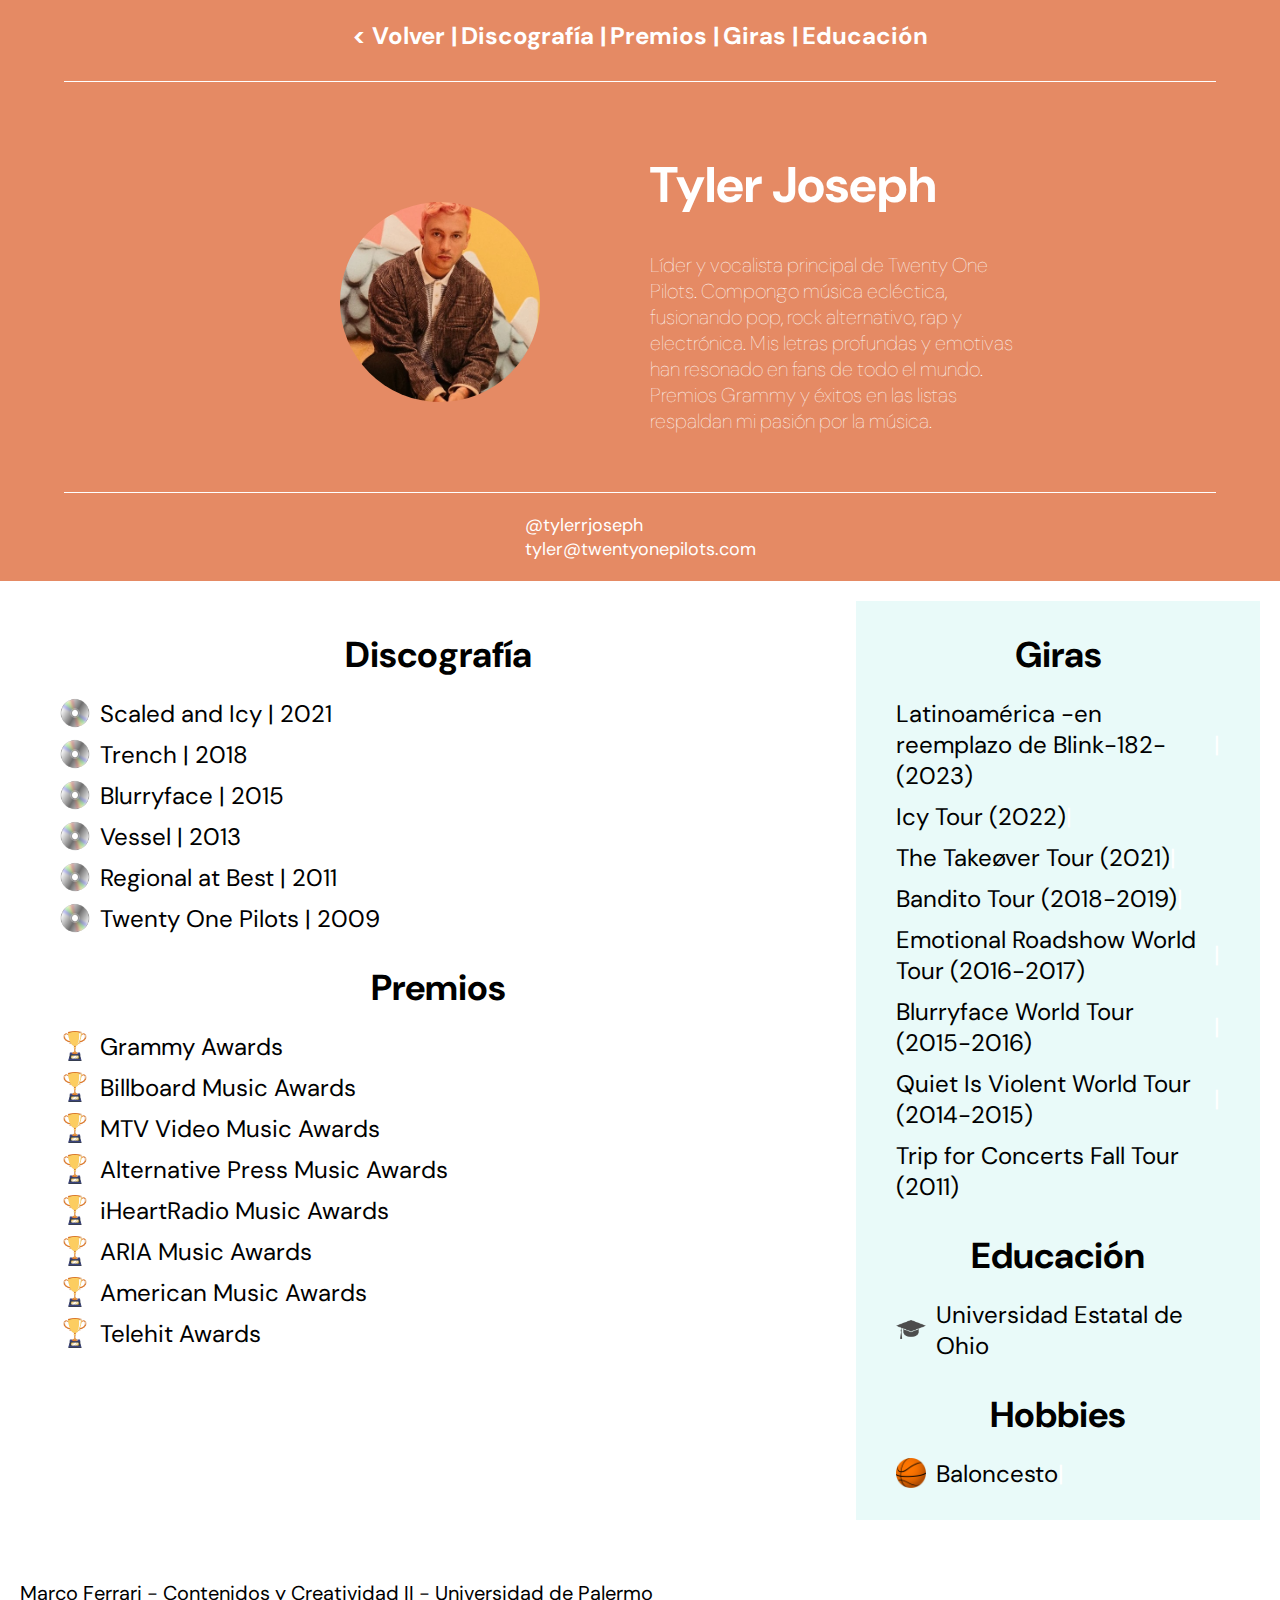
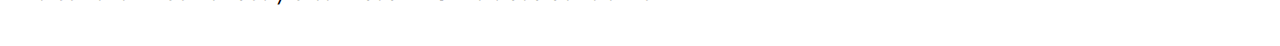
<file: cv/index.html>
<!DOCTYPE html>
<html lang="en">
<head>
    <meta charset="UTF-8">
    <meta http-equiv="X-UA-Compatible">
    <meta name="viewport" content="width=device-width, initial-scale=1.0">
    <title>CV - Tyler Joseph</title>
    <link rel="stylesheet" href="css.css">
    <link rel="shortcut icon" href="https://files.cults3d.com/uploaders/19155591/illustration-file/62e796ec-851e-4902-89fd-a5ed3403674e/%D0%B8%D0%B7%D0%BE%D0%B1%D1%80%D0%B0%D0%B6%D0%B5%D0%BD%D0%B8%D0%B5_2022-02-17_201823.png" type="image/x-icon">
</head>
<body>
    <nav>
        <ul id="menu">
          <li class="lista"><a onclick="history.back()">< Volver</a></li>
          <li class="lista"><a href="#discografia">Discografía</a></li>
          <li class="lista"><a href="#premios">Premios</a></li>
          <li class="lista"><a href="#giras">Giras</a></li>
          <li class="lista"><a href="#ed">Educación</a></li>
        </ul>
      </nav> 
    
    <section class="seccion1">
      <hr id="separador">   

      <div class="row">
        <div class="column">
          <div class="image">
            <img id="perfil" src="img/tyler.jpg" alt="Imagen de Tyler Joseph">
          </div>
        </div>
        <div class="column">
          <h1 id="nombre">Tyler Joseph</h1>
          <h3 id="ocupacion">Líder y vocalista principal de Twenty One Pilots. Compongo música ecléctica, fusionando pop, rock alternativo, rap y electrónica. Mis letras profundas y emotivas han resonado en fans de todo el mundo. Premios Grammy y éxitos en las listas respaldan mi pasión por la música.</h3>
        </div>
        </div>
      </div>
    </div>
    <hr id="separador2">
        <div class="infocontacto">
          <a href="https://www.instagram.com/tylerrjoseph/" target="_blank"><p>@tylerrjoseph</p></a>
          <a href="mailto:tyler@twentyonepilots.com" target="_blank"><p>tyler@twentyonepilots.com</p></a>
      </div>
      </section>


      <section class="seccion2">
        <div class="container">

        </div>
      </section>
      
    </section>

    <section class="two-columns">
        <div class="left-column">
          <a id="discografia"></a>
          <h2>Discografía</h2>
          <ul>
            <li><img src="img/disco.webp" alt="Disco 1"> Scaled and Icy | 2021</li>
            <li><img src="img/disco.webp" alt="Disco 2"> Trench | 2018</li>
            <li><img src="img/disco.webp" alt="Disco 3"> Blurryface | 2015</li>
            <li><img src="img/disco.webp" alt="Disco 3"> Vessel | 2013</li>
            <li><img src="img/disco.webp" alt="Disco 3"> Regional at Best | 2011</li>
            <li><img src="img/disco.webp" alt="Disco 3"> Twenty One Pilots | 2009</li>

          </ul>
          <a id="premios"></a>
          <h2>Premios</h2>
          <ul>
            <li><img src="img/premio.webp" alt="Disco 1"> Grammy Awards</li>
            <li><img src="img/premio.webp" alt="Disco 2"> Billboard Music Awards</li>
            <li><img src="img/premio.webp" alt="Disco 3"> MTV Video Music Awards</li>
            <li><img src="img/premio.webp" alt="Disco 3"> Alternative Press Music Awards</li>
            <li><img src="img/premio.webp" alt="Disco 3"> iHeartRadio Music Awards</li>
            <li><img src="img/premio.webp" alt="Disco 3"> ARIA Music Awards</li>
            <li><img src="img/premio.webp" alt="Disco 3"> American Music Awards</li>
            <li><img src="img/premio.webp" alt="Disco 3"> Telehit Awards</li>

          </ul>
        </div>
        <div class="right-column">
          <a id="giras"></a>
          <h2>Giras</h2>
    <ul>
            <li>Latinoamérica -en reemplazo de Blink-182- (2023)</li>
            <li>Icy Tour (2022)</li>
            <li>The Takeøver Tour (2021)</li>
            <li>Bandito Tour (2018-2019)</li>
            <li>Emotional Roadshow World Tour (2016-2017)</li>
            <li>Blurryface World Tour (2015-2016)</li>
            <li>Quiet Is Violent World Tour (2014-2015)</li>
            <li>Trip for Concerts Fall Tour (2011)</li> 

          </ul>
          <a id="ed"></a>
          <h2>Educación</h2>
          <ul>
            <li><img src="img/educacion.webp" alt="Educacion">Universidad Estatal de Ohio</li>
          </ul>
          <h2>Hobbies</h2>
          <ul>
            <li><img src="img/basket.png" alt="baloncesto">Baloncesto</li>
            <br>
          </ul>
        </div>
      </div>
      </section>

      <footer>
<p id="footer">Marco Ferrari - Contenidos y Creatividad II - Universidad de Palermo</p>
      </footer>

</body>
</html>
</file>
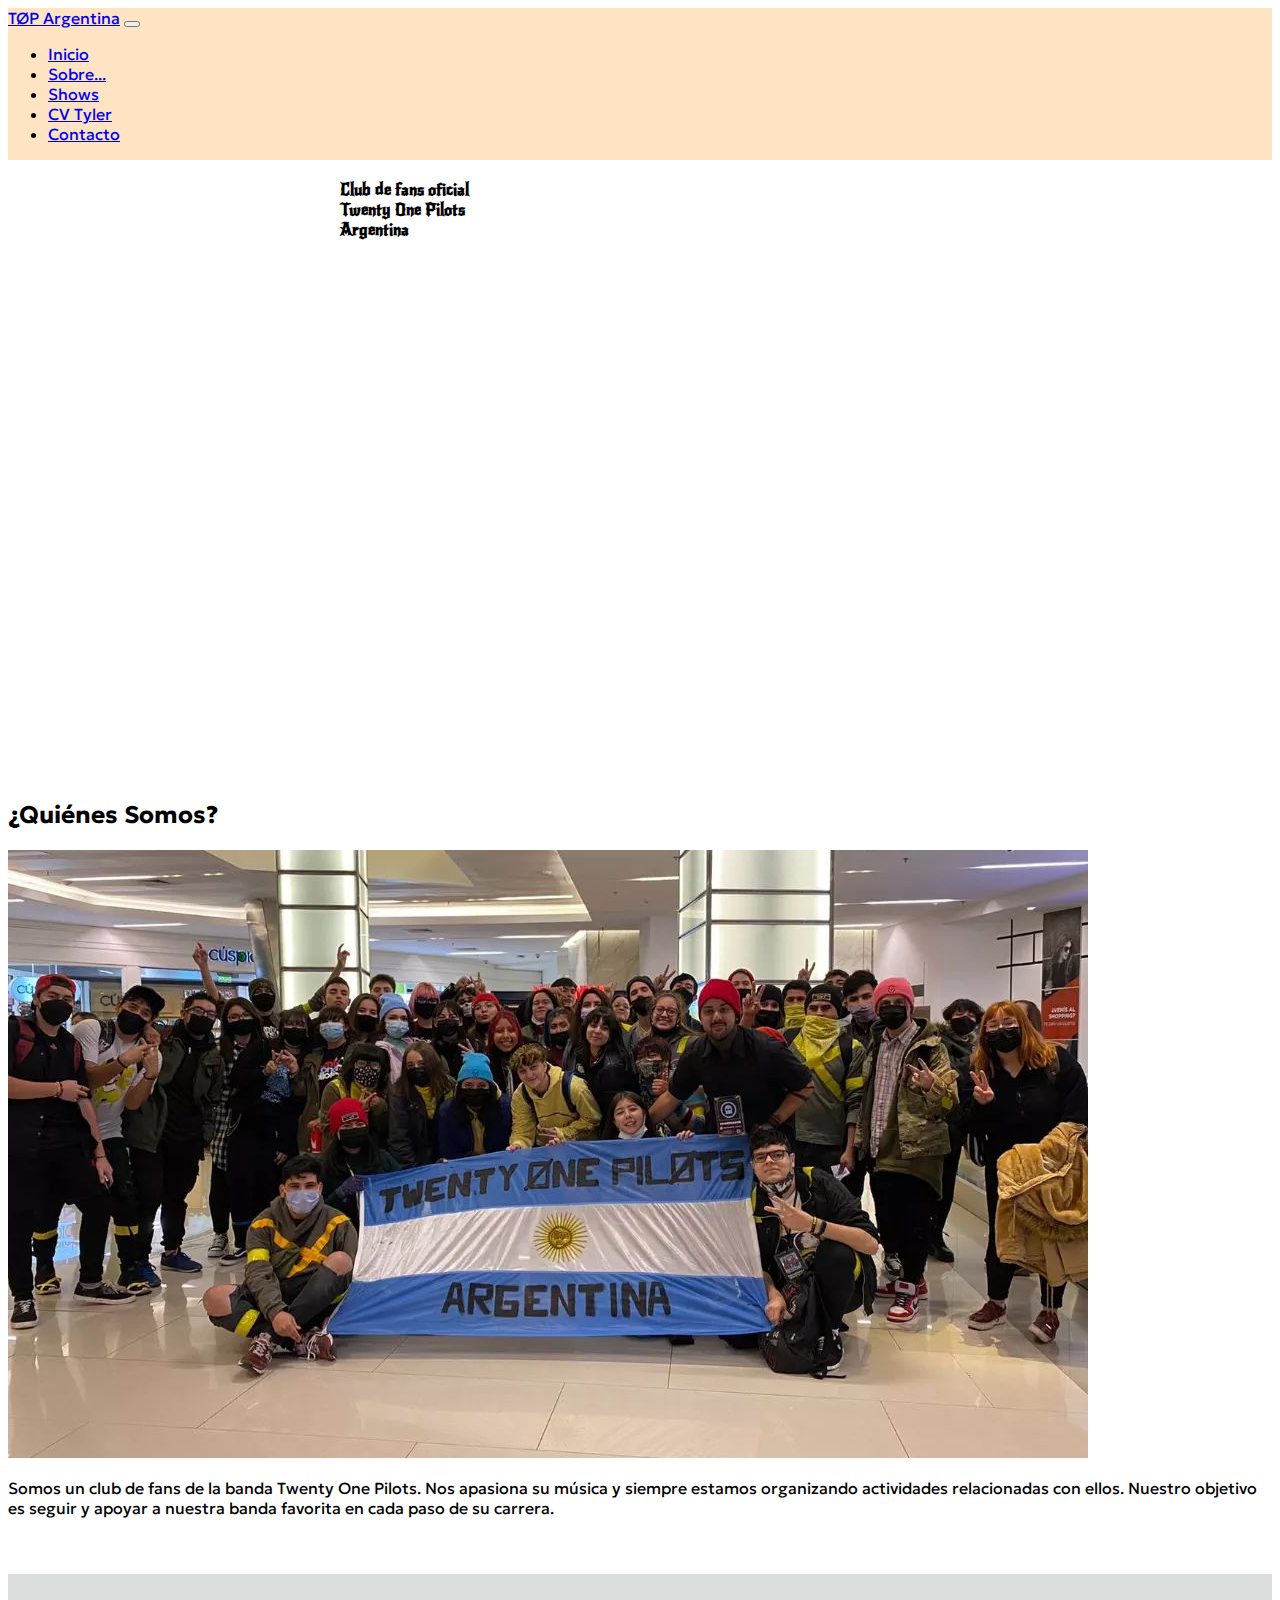
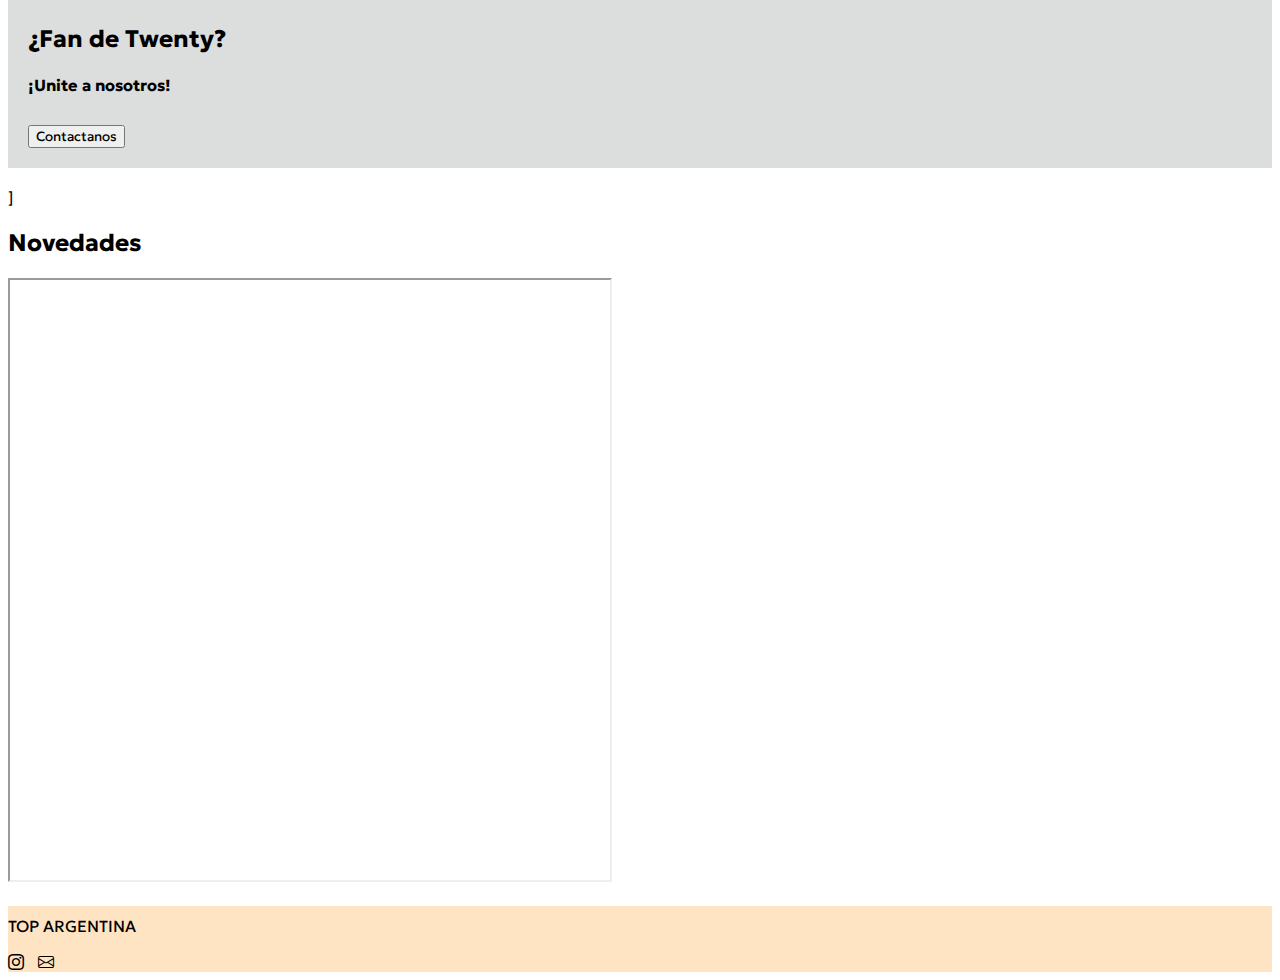
<file: tpfinal/index.html>
<!DOCTYPE html>
<html lang="es">
<head>
    <meta charset="UTF-8">
    <meta http-equiv="X-UA-Compatible" content="IE=edge">
    <meta name="viewport" content="width=device-width, initial-scale=1.0">
    <title>Twenty One Pilots Argentina</title>
    <link rel="stylesheet" href="styles.css">
    <script src="https://cdn.jsdelivr.net/npm/bootstrap@5.3.0/dist/js/bootstrap.bundle.min.js" integrity="sha384-geWF76RCwLtnZ8qwWowPQNguL3RmwHVBC9FhGdlKrxdiJJigb/j/68SIy3Te4Bkz" crossorigin="anonymous"></script>
    <link href="https://cdn.jsdelivr.net/npm/bootstrap@5.3.0/dist/css/bootstrap.min.css" rel="stylesheet" integrity="sha384-9ndCyUaIbzAi2FUVXJi0CjmCapSmO7SnpJef0486qhLnuZ2cdeRhO02iuK6FUUVM" crossorigin="anonymous">
    <link rel="stylesheet" href="https://cdn.jsdelivr.net/npm/bootstrap-icons@1.10.5/font/bootstrap-icons.css">
    <link rel="shortcut icon" href="https://files.cults3d.com/uploaders/19155591/illustration-file/62e796ec-851e-4902-89fd-a5ed3403674e/%D0%B8%D0%B7%D0%BE%D0%B1%D1%80%D0%B0%D0%B6%D0%B5%D0%BD%D0%B8%D0%B5_2022-02-17_201823.png" type="image/x-icon">



</head>
<body>
    <section class="menu">
    <nav class="navbar navbar-expand-md navbar-light">
        <div class="container">
          <a class="navbar-brand" href="#">TØP Argentina</a>
          <button class="navbar-toggler" type="button" data-bs-toggle="collapse" data-bs-target="#navbarNav" aria-controls="navbarNav" aria-expanded="false" aria-label="Toggle navigation">
            <span class="navbar-toggler-icon"></span>
          </button>
          <div class="collapse navbar-collapse justify-content-between" id="navbarNav">
            <ul class="navbar-nav">

            </ul>
            <ul class="navbar-nav">
              <li class="nav-item">
                <a class="nav-link" href="index.html">Inicio</a>
              </li>
              <li class="nav-item">
                <a class="nav-link" href="sobre.html">Sobre...</a>
              </li>
              <li class="nav-item">
                <a class="nav-link" href="shows.html">Shows</a>
              </li>
              <li class="nav-item">
                <a class="nav-link" href="/cv/">CV Tyler</a>
              </li>
              <li class="nav-item">
                <a class="nav-link" href="contacto.html">Contacto</a>
              </li>
            </ul>
          </div>
        </div>
      </nav>
    </section>
      
    <section class="bienvenida">
        <div class="jumbotron jumbotron-fluid bg-cover d-flex align-items-center text-center" style="background-image: url('https://upload.wikimedia.org/wikipedia/commons/e/ea/Twenty_One_Pilots_-_Southside_Festival_2022_-_IMG_6029_-_1_%28cropped%29.jpg'); height: 600px;background-size: cover;">
            <div class="container">
                <h4 class="display-6" style="background-color: rgba(255, 255, 255, 0.7); max-width: 600px; margin: 0 auto; padding: 20px;font-family: 'New Rocker', cursive;">Club de fans oficial <br> Twenty One Pilots <br> Argentina</h2>
          </div>
          
    </section>

   <section class="quienes-somos">
  <div class="container text-center">
    <h2 class="font-weight-bold">¿Quiénes Somos?</h2>
    <div class="row">
      <div class="col-md-6">
        <img id="zoomimg" src="imgs/335792957_1065675921057038_602840413046390518_n.webp" class="img-fluid" alt="Imagen">
      </div>
      <div class="col-md-6 d-flex align-items-center justify-content-end">
        <p class="text-md-right">Somos un club de fans de la banda Twenty One Pilots. Nos apasiona su música y siempre estamos organizando actividades relacionadas con ellos. Nuestro objetivo es seguir y apoyar a nuestra banda favorita en cada paso de su carrera.</p>
      </div>
    </div>
  </div>
</section>
<br><br>

<section class="calltoaction">
    <div class="container">
      <div class="row">
        <div class="col-md-6 d-flex flex-column align-items-center">
          <h2 class="font-weight-bold" style="margin-top: 30px;">¿Fan de Twenty?</h2>
          <h4 class="mt-3" style="margin-bottom: 30px;">¡Unite a nosotros!</h4>
        </div>
        <div class="col-md-6 d-flex align-items-center justify-content-center">
        <a href="contacto.html"> <button class="btn btn-dark btn-lg">Contactanos</button></a>
        </div>
      </div>
    </div>
  </section>
<br>]
  <section class="novedades">
    <div class="container">
      <h2 class="font-weight-bold text-center">Novedades</h2>
      <div class="d-flex justify-content-center">
        <iframe src="https://www.instagram.com/twentyonepilots_argentina/embed" scrolling="no" allowfullscreen height="600px" width="600px"></iframe>
      </div>
    </div>
  </section>
  <br>
  <footer class="footer" style="background-color: #ffe4c4;">
    <div class="container">
      <div class="row align-items-center">
        <div class="col-lg-6">
          <p class="text-left" style="margin-top: 10px;">TOP ARGENTINA</p>
        </div>
        <div class="col-lg-6 d-flex justify-content-end">
          <a href="https://www.instagram.com/twentyonepilots_argentina" style="margin-right: 10px;" target="_blank"><i class="bi bi-instagram" style="color: black;"></i></a>
          <a href="mailto:contacto@twentyonepilots.com.ar"><i class="bi bi-envelope" style="color: black;"></i></a>
        </div>
      </div>
    </div>
  </footer>
  
  
  
      
</body>
</html>
</file>
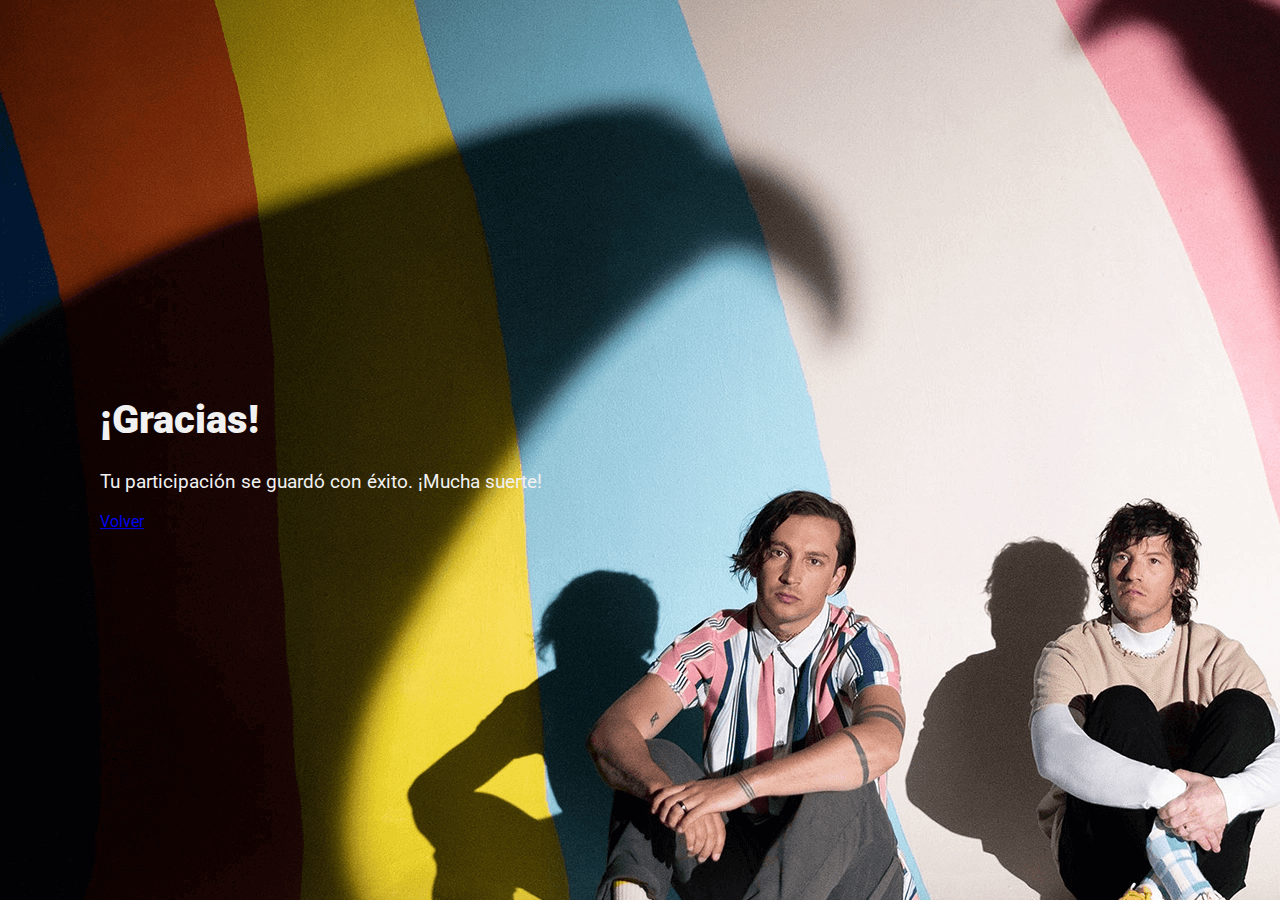
<file: respuesta.html>
<!DOCTYPE html>
<html lang="en">
<head>
    <meta charset="UTF-8">
    <meta http-equiv="X-UA-Compatible" content="IE=edge">
    <meta name="viewport" content="width=device-width, initial-scale=1.0">
    <title>Gracias - Twenty One Pilots</title>
    <link rel="stylesheet" href="estilo.css">
  
<link rel="shortcut icon" href="https://files.cults3d.com/uploaders/19155591/illustration-file/62e796ec-851e-4902-89fd-a5ed3403674e/%D0%B8%D0%B7%D0%BE%D0%B1%D1%80%D0%B0%D0%B6%D0%B5%D0%BD%D0%B8%D0%B5_2022-02-17_201823.png" type="image/x-icon">
  </head>
<body>
    <div class="bannergracias">
        <div class="container">
          <div class="row">
                <div class="contenido">
              <h1 class="fw-bold display-4">¡Gracias!</h1>
              <p>Tu participación se guardó con éxito. ¡Mucha suerte!</p>
              <a href="index.html">Volver</a>
            </div>
        </div>
        </div>
      </div>
</file>
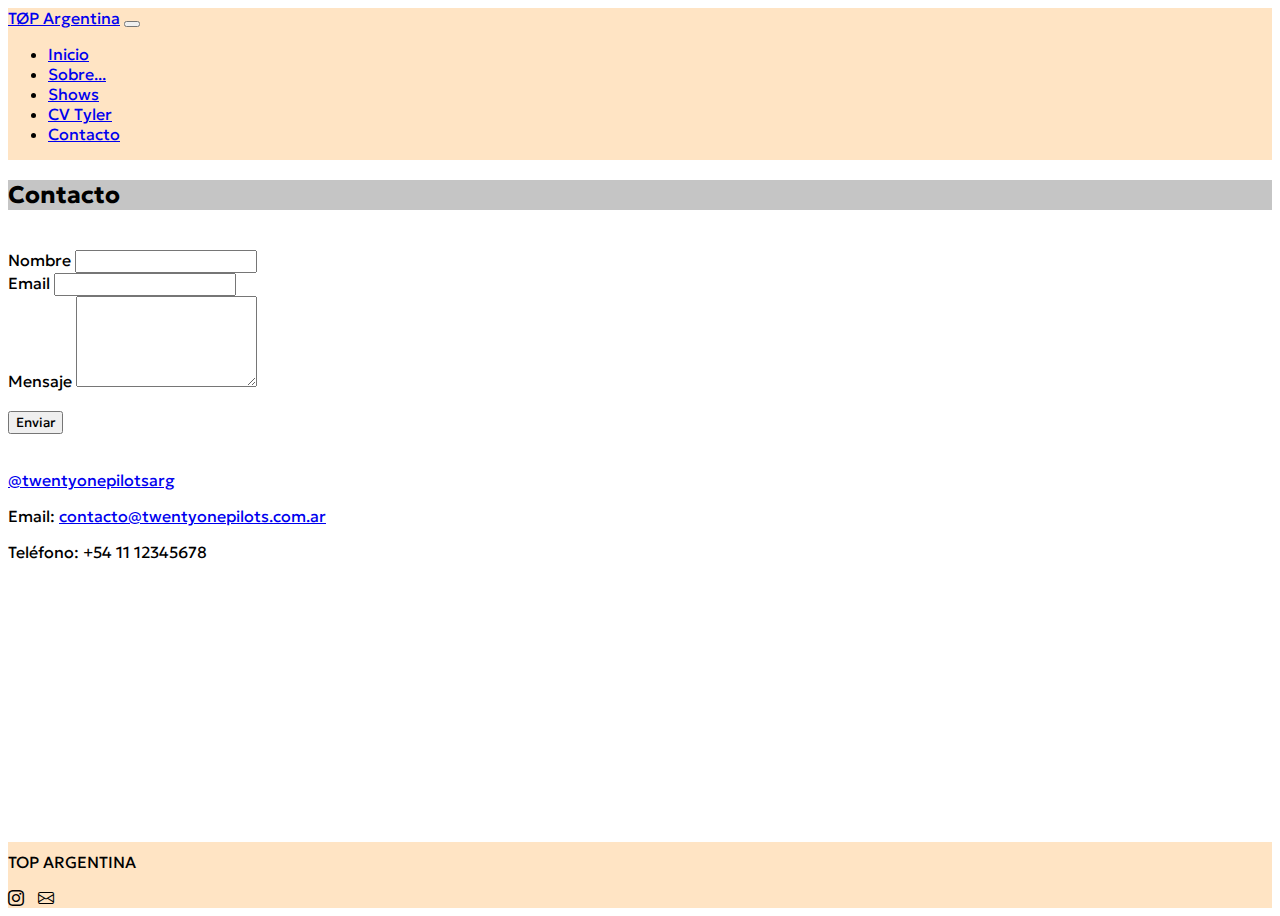
<file: tpfinal/contacto.html>
<!DOCTYPE html>
<html lang="es">
<head>
    <meta charset="UTF-8">
    <meta http-equiv="X-UA-Compatible" content="IE=edge">
    <meta name="viewport" content="width=device-width, initial-scale=1.0">
    <title>Twenty One Pilots Argentina</title>
    <link rel="stylesheet" href="styles.css">
    <script src="https://cdn.jsdelivr.net/npm/bootstrap@5.3.0/dist/js/bootstrap.bundle.min.js" integrity="sha384-geWF76RCwLtnZ8qwWowPQNguL3RmwHVBC9FhGdlKrxdiJJigb/j/68SIy3Te4Bkz" crossorigin="anonymous"></script>
    <link href="https://cdn.jsdelivr.net/npm/bootstrap@5.3.0/dist/css/bootstrap.min.css" rel="stylesheet" integrity="sha384-9ndCyUaIbzAi2FUVXJi0CjmCapSmO7SnpJef0486qhLnuZ2cdeRhO02iuK6FUUVM" crossorigin="anonymous">
    <link rel="stylesheet" href="https://cdn.jsdelivr.net/npm/bootstrap-icons@1.10.5/font/bootstrap-icons.css">


</head>
<body>
  <section class="menu">
    <nav class="navbar navbar-expand-md navbar-light">
        <div class="container">
          <a class="navbar-brand" href="index.html">TØP Argentina</a>
          <button class="navbar-toggler" type="button" data-bs-toggle="collapse" data-bs-target="#navbarNav" aria-controls="navbarNav" aria-expanded="false" aria-label="Toggle navigation">
            <span class="navbar-toggler-icon"></span>
          </button>
          <div class="collapse navbar-collapse justify-content-between" id="navbarNav">
            <ul class="navbar-nav">

            </ul>
            <ul class="navbar-nav">
              <li class="nav-item">
                <a class="nav-link" href="index.html">Inicio</a>
              </li>
              <li class="nav-item">
                <a class="nav-link" href="sobre.html">Sobre...</a>
              </li>
              <li class="nav-item">
                <a class="nav-link" href="shows.html">Shows</a>
              </li>
              <li class="nav-item">
                <a class="nav-link" href="/cv/">CV Tyler</a>
              </li>
              <li class="nav-item">
                <a class="nav-link" href="contacto.html">Contacto</a>
              </li>
            </ul>
          </div>
        </div>
      </nav>
    </section>
<section>
    <div class="container-fluid">
        <div class="row">
          <div class="col-12">
            <div class="bg-lightgray py-5 text-center">
              <h2 class="font-weight-bold text-black">Contacto</h2>
            </div>
          </div>
        </div>
      </div>
      <br>
      <div class="container">
      <div class="row">
        <div class="col-md-6">
            <form id="contact-form" action="/tpfinal/respuesta.html" netlify>
                <div class="form-group">
                    <label for="name">Nombre</label>
                    <input type="text" class="form-control" id="name" name="name" required>
                </div>
                <div class="form-group">
                    <label for="email">Email</label>
                    <input type="email" class="form-control" id="email" name="email" required>
                </div>
                <div class="form-group">
                    <label for="message">Mensaje</label>
                    <textarea class="form-control" id="message" name="message" rows="5" required></textarea>
                </div> <br>
              <button type="submit" class="btn btn-dark">Enviar</button>
            </form>
        </div>
        <div class="col-md-6"> <br>
            <div class="text-column">
                <a href="https://www.instagram.com/twentyonepilots_argentina" target="_blank"><p>@twentyonepilotsarg</p></a>
                <p>Email: <a href="mailto:contacto@twentyonepilots.com.ar">contacto@twentyonepilots.com.ar</a></p>
                <p>Teléfono: +54 11 12345678</p>
            </div>
        </div>
    </div>
</div>
</section> <br>
<footer class="footer" style="background-color: #ffe4c4;">
    <div class="container">
      <div class="row align-items-center">
        <div class="col-lg-6">
          <p class="text-left" style="margin-top: 10px;">TOP ARGENTINA</p>
        </div>
        <div class="col-lg-6 d-flex justify-content-end">
          <a href="https://www.instagram.com/twentyonepilots_argentina" style="margin-right: 10px;" target="_blank"><i class="bi bi-instagram" style="color: black;"></i></a>
          <a href="mailto:contacto@twentyonepilots.com.ar"><i class="bi bi-envelope" style="color: black;"></i></a>
        </div>
      </div>
    </div>
  </footer>
  
  
  
      
</body>
</html>
</file>
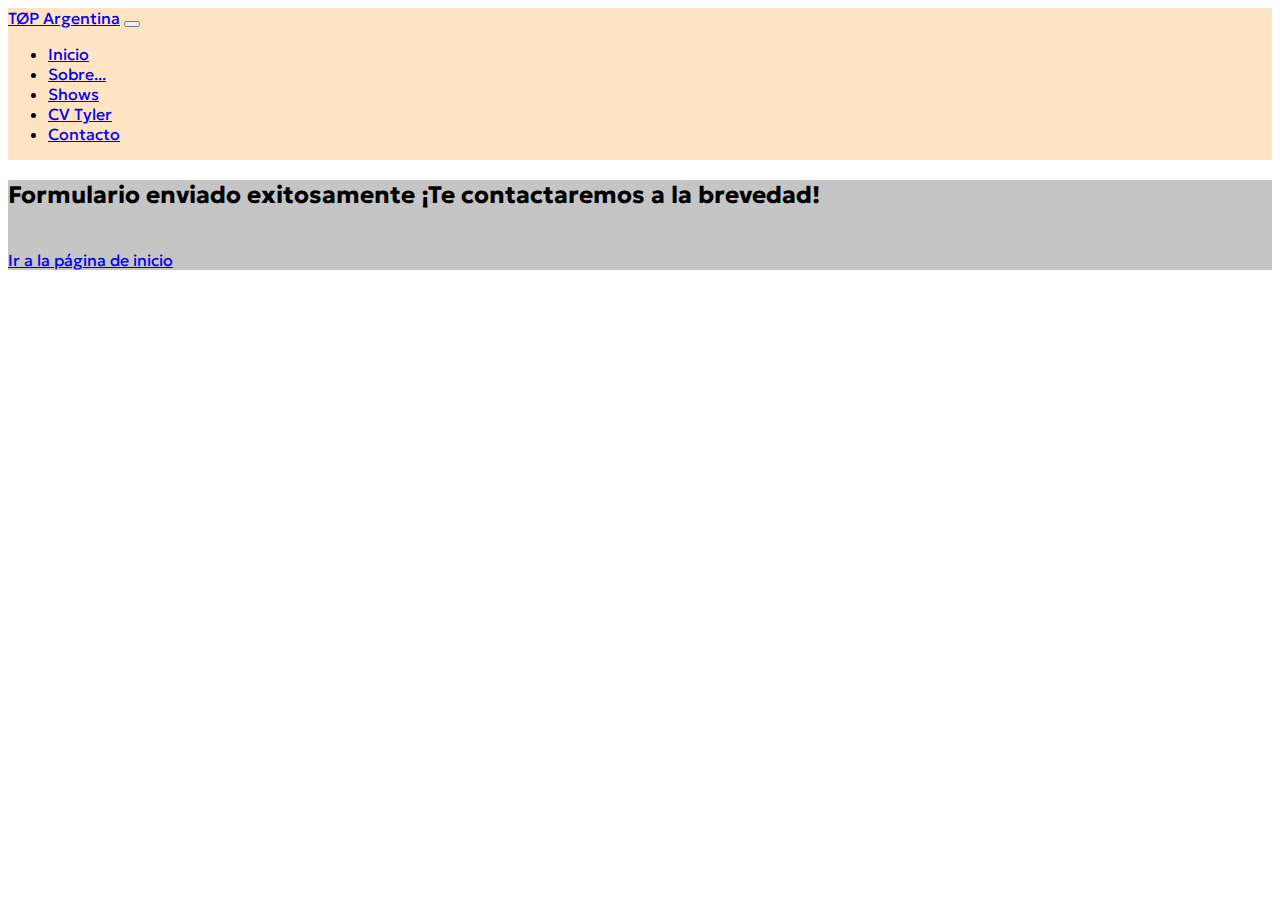
<file: tpfinal/respuesta.html>
<!DOCTYPE html>
<html lang="es">
<head>
    <meta charset="UTF-8">
    <meta http-equiv="X-UA-Compatible" content="IE=edge">
    <meta name="viewport" content="width=device-width, initial-scale=1.0">
    <title>Gracias - Twenty One Pilots Argentina</title>
    <link rel="stylesheet" href="styles.css">
    <script src="https://cdn.jsdelivr.net/npm/bootstrap@5.3.0/dist/js/bootstrap.bundle.min.js" integrity="sha384-geWF76RCwLtnZ8qwWowPQNguL3RmwHVBC9FhGdlKrxdiJJigb/j/68SIy3Te4Bkz" crossorigin="anonymous"></script>
    <link href="https://cdn.jsdelivr.net/npm/bootstrap@5.3.0/dist/css/bootstrap.min.css" rel="stylesheet" integrity="sha384-9ndCyUaIbzAi2FUVXJi0CjmCapSmO7SnpJef0486qhLnuZ2cdeRhO02iuK6FUUVM" crossorigin="anonymous">
    <link rel="stylesheet" href="https://cdn.jsdelivr.net/npm/bootstrap-icons@1.10.5/font/bootstrap-icons.css">


</head>
<body>
  <section class="menu">
    <nav class="navbar navbar-expand-md navbar-light">
        <div class="container">
          <a class="navbar-brand" href="index.html">TØP Argentina</a>
          <button class="navbar-toggler" type="button" data-bs-toggle="collapse" data-bs-target="#navbarNav" aria-controls="navbarNav" aria-expanded="false" aria-label="Toggle navigation">
            <span class="navbar-toggler-icon"></span>
          </button>
          <div class="collapse navbar-collapse justify-content-between" id="navbarNav">
            <ul class="navbar-nav">

            </ul>
            <ul class="navbar-nav">
              <li class="nav-item">
                <a class="nav-link" href="index.html">Inicio</a>
              </li>
              <li class="nav-item">
                <a class="nav-link" href="sobre.html">Sobre...</a>
              </li>
              <li class="nav-item">
                <a class="nav-link" href="shows.html">Shows</a>
              </li>
              <li class="nav-item">
                <a class="nav-link" href="/cv/">CV Tyler</a>
              </li>
              <li class="nav-item">
                <a class="nav-link" href="contacto.html">Contacto</a>
              </li>
            </ul>
          </div>
        </div>
      </nav>
    </section>
        <section>
            <div class="container-fluid">
                <div class="row">
                  <div class="col-12">
                    <div class="bg-lightgray py-5 text-center">
                      <h2 class="font-weight-bold text-black">Formulario enviado exitosamente ¡Te contactaremos a la brevedad!</h2>
                      <br>
                      <a href="index.html">Ir a la página de inicio</a>
                    </div>
                  </div>
                </div>
              </div>
</file>
<file: cv/css.css>
@import url('https://fonts.googleapis.com/css2?family=DM+Sans&display=swap');

* {font-family: 'DM Sans', sans-serif;}

.row {
  flex-direction: row;
  justify-content: space-between;
  align-items: center;
  max-width: 800px;
  width: 90%;
  height: 300px;
}

/* Create two equal columns that floats next to each other */
.column {
  box-sizing: border-box;
  float: left;
  width: 50%;
  padding: 10px;
  height: 150px; /* Should be removed. Only for demonstration */
}

body {
  margin: 0px;
}

a {text-decoration: none;
color: white;}

a:hover {
  background-color: gold;
}

html {
  scroll-behavior: smooth;
}

#perfil{
  transition-duration: 1s;
  transition-property: all;
}

#perfil:hover{
  transform: scale(1.5) rotate(1turn); 
  transform-origin: center;
}

#nombre{
  margin-top: 50px;
  font-size: 50px;
}

#separador2 {
  margin-top: 100px;
}

#ocupacion{
  font-size: 20px;
  font-weight: 100;
  margin-bottom: 10px;
}
.seccion1 {
    background-color: #E58A64;
    padding: 20px 0;
    display: flex;
    flex-direction: column;
    align-items: center;
    color: white;
    flex-wrap: wrap;
  }
  
  .container {
    display: flex;
    flex-direction: row;
    justify-content: space-between;
    align-items: center;
    max-width: 800px;
    width: 90%;
  }
  
  .info {
    width: 50%;
  }

  .image{
    text-align: center;
    padding-top: 100px;
  }
  
  
  .image img {
    border-radius: 50%;
    width: 200px;
    height: 200px;
    object-fit: cover;
    object-position: center;
  }
  
  .infocontacto {
    margin-top: 10px;
  }
  
  .infocontacto p {
    margin: 0;
    font-size: 18px;
  }
  
  hr {
    width: 90%;
    margin-top: 10px;
    margin-bottom: 10px;
    border: 0;
    height: 1px;
    background-color: white;
  }

  #separador{
    margin-top:0px;
    margin-bottom: 10px;
  }
  
  .two-columns {
    padding: 20px;
    display: flex;
    flex-direction: row;
    justify-content: space-between;
    
  }
  .left-column {
    width: 70%;
    background-color: white;
    padding: 0 40px;
  }
  
  .right-column {
    width: 30%;
    padding: 0 40px;
    background-color: #E9FAF9;
  }


  
  h2 {
    font-size: 36px;
    margin-bottom: 20px;
    text-align: center;
  }
  
  ul {
    list-style: none;
    margin: 0;
    padding: 0;
  }
  
  ul li {
    font-size: 24px;
    margin-bottom: 10px;
    display: flex;
    align-items: center;
  }
  
  ul li img {
    margin-right: 10px;
    width: 30px;
    height: 30px;
    object-fit: contain;
    object-position: center;
  }
  
  #footer{
    padding: 20px;
    font-size: 20px;
  }

  nav {
    background-color: #E58A64;
    text-align: center;
    padding-top: 20px;
  }
  
  #menu {
    list-style: none;
    margin: 0;
    padding: 0;
  }
  
  .lista {
    display: inline-block;
    font-weight: bold;
  }
  
  a {
    color: #fff;
    text-decoration: none;
  }
  
  a:hover {
    text-decoration: underline;
  }
  
  li:not(:last-child)::after {
    content:" |";
    color: white;
  }
  
  .textogira {
    font-size: 10px;
  }
  
/** Responsive **/
  @media only screen and (max-width: 850px) {

    .image {
      padding-top: 0px;
    }

    .column {
      width: 100%;
  }

    .two-columns{
      flex-wrap: wrap;
    }

    .right-column {
     width: 100%;
    }

    #nombre{
      font-size: 25px;
    }

    #ocupacion{
      font-size: 15px;
    }

  #perfil {
width: 160px;
height: 160px;
  }

  .lista {
   font-size: 20px;
  }

  #footer{
    font-size: 15px;
  }
  }
</file>
<file: tpfinal/styles.css>
@import url('https://fonts.googleapis.com/css2?family=Geologica');
  @import url('https://fonts.googleapis.com/css2?family=New+Rocker&display=swap');
  @import url("https://cdn.jsdelivr.net/npm/bootstrap-icons@1.10.5/font/bootstrap-icons.css");

*{
    font-family: 'Geologica', sans-serif;
}

body{
  min-height: 100vh;
  display: flex;
  flex-direction: column;
}
footer{
  margin-top: auto;
}

.menu {
    background-color: #ffe4c4;
}

#textonav {
    text-decoration: none !important;

}

#zoomimg {
  transition: transform 0.3s ease;
}

#zoomimg:hover {
  transform: scale(1.07);
}

.quienes-somos {
  padding-top: 20px;
}


.calltoaction {
    background-color: rgb(220, 221, 221);
    padding: 20px;
}

.container-fluid {
    background-color: rgb(197, 197, 197);
}

.overlay {
    position: absolute;
    top: 0;
    left: 0;
    width: 100%;
    height: 100%;
    background-color: rgba(255, 255, 255, 0.8);
    opacity: 0;
    transition: opacity 0.3s ease;
  }
  
  .text-overlay {
    position: absolute;
    top: 50%;
    left: 50%;
    transform: translate(-50%, -50%);
    text-align: center;
  }
  
  .album-name {
    font-weight: bold;
  }
  
  .card:hover .overlay {
    opacity: 1;
  }
  

  .image-card {
    overflow: hidden;
}

.image-card img {
    transition: transform 0.3s ease;
}

.image-card:hover img {
    transform: scale(1.1);
}


        @media only screen and (max-width: 600px) {
                .jumbotron {
                  background-image: url('imgs/twnty-hm.jpg') !important;
              }
                }
</file>
<file: estilo.css>
@import url('https://fonts.googleapis.com/css2?family=Roboto&display=swap');


body{
  margin: 0;
  font-family: 'Roboto', sans-serif;
}
.banner {
    background-color: #F89880;
    color: #f1f1f1;
    padding: 2em;
    text-align: center;
    height: 630px;
  }

  .contenido{
    padding: 100px;
  }

  .banner3 {
    background-color: #A0C1C3;
    color: #f1f1f1;
    padding: 2em;
    text-align: center;
    height: 630px;
  }

  h1 {
    font-weight: 1000;
  }

  .imagen1 {
    width: auto;
    height: 450px;
  }
 
  * {
    box-sizing: border-box;
  }
  

.row2 {
    display: flex;
    flex-wrap: wrap;
    text-align: center;
}
  

  .column {
    flex: 25%;
    padding: 20px;
  }
  

  @media screen and (max-width: 992px) {
    .column {
      flex: 50%;
    }
  }
  

  @media screen and (max-width: 600px) {
    .row2 {
      flex-direction: column;
    }
  }




  .bannergracias {
      background-image: url(media/fondogracias.png);
    color: #f1f1f1;
    height: 100%;
  }

  .contenido{
    margin: 0;
    position: absolute;
    top: 50%;
    -ms-transform: translateY(-50%);
    transform: translateY(-50%);
  }


  .banner2 {
    background-color: #A0C1C3;
    color: #f1f1f1;
    height: 300px;
  }

  #parrafo {
    font-size: 20px;
  }

  #titulo{
    font-size: 30px;
    color: aliceblue;
  }

  #titulo2 {
    font-size: 25px;
    color: aliceblue;
    text-align: center;
  }

  #tarjetas{
    background-color: #e7c592;
  }
 
  .container {
    height: 100vh;
  }
  .row {
    align-items: center;
    height: 550px;
    overflow:hidden;
  }
  .btn {
    padding: 0.5em 1.5em;
    border-radius: 2em;
  }

  .fw-bold.display-4 {
    font-size: 40px;
  }

  .form-box {
    max-width: 100%;
    margin: auto;
    padding: 50px;
    background: #e7c592;
  }
.seccion1 {
  background-color: #F89880;
}

.seccion2 {
  background-color: #A0C1C3;
  margin-top: 50px;
}


.seccion3 {
  background-color: #e7c592;
}

  .card{
    padding:0;
    
  }
 
  .btn.btn-primary{
    background-color: #A0C1C3;
    border: 0;
  }

  @media screen and (min-width: 769px) {
    p {
      font-size: 1.2em;
    }
  }
  @media screen and (max-width: 768px) {
   .banner {
    padding: 2em;
    text-align: center;
    height: 350px;
}

    .banner3 {
      padding: 2em;
      text-align: center;
      height: 500px;
    }
    
.imagen1 {
    height: 200px;
    width: 300px;
}

    .row {
      align-items: center;
      height: 450px;
      overflow:hidden;
    }

    
  .fw-bold.display-4 {
    font-size: 20px;
  }
  }
  @media screen and (max-width: 567px) {
    img {
      width: 70%;
    }
  }
  

  .formulario{
    background-color: #e7c592;
    width:400px;
    margin: 20px auto;
  }
  
  .title{
    background-color: red;
    padding:20px 20px 30px 20px;
    background-image: linear-gradient(
        rgba(0, 0, 0, 0.3),
        rgba(0, 0, 0, 0.6)
      ), url(https://images.pexels.com/photos/1550337/pexels-photo-1550337.jpeg?auto=compress&cs=tinysrgb&dpr=2&h=650&w=940);
    background-size:cover;
    background-position:center;
    background-repeat:none;
    color:white;
    letter-spacing: 2px;
  }  
  
  form{
    display:grid;
    grid-template-columns:1fr;
    grid-template-rows:auto;
    grid-gap:10px;
    padding: 20px
  }
  .form-field{
    display:flex;
    flex-direction:column;
  }
  
  input[type="text"],input[type="email"]{
    height: 2.4em;
    font-size:1em;
    padding-left: 5px;
    outline:none;
    border: none;
    border-radius: 5px;
  }
  input[type="text"]:focus,input[type="email"]:focus{
    border: 2px solid rgba(98, 147, 173,0.5);
  }
  label{
    font-size:1.2em;
    margin-bottom: 5px;
  }
  textarea{
    resize:none;
    font-size:1em;
    padding: 6px 5px;
    outline:none;
    border: none;
    border-radius: 5px;
  }
  textarea:focus{
    border: 2px solid rgba(98, 147, 173,0.5);
  }
  .btn{
    display:flex;
    align-items:flex-end;
  }
  input[type="submit"]{
    padding:6px 15px;
    outline:none;
    border: none;
    border-radius: 5px;
    margin-top:10px;
    background-color: #000;
    color:white;
  }
  
  @media (max-width:415px){
    .formulario{
    background-color: #e7c592;
    width:100%;
    margin: 20px auto;
  }
  }
</file>
